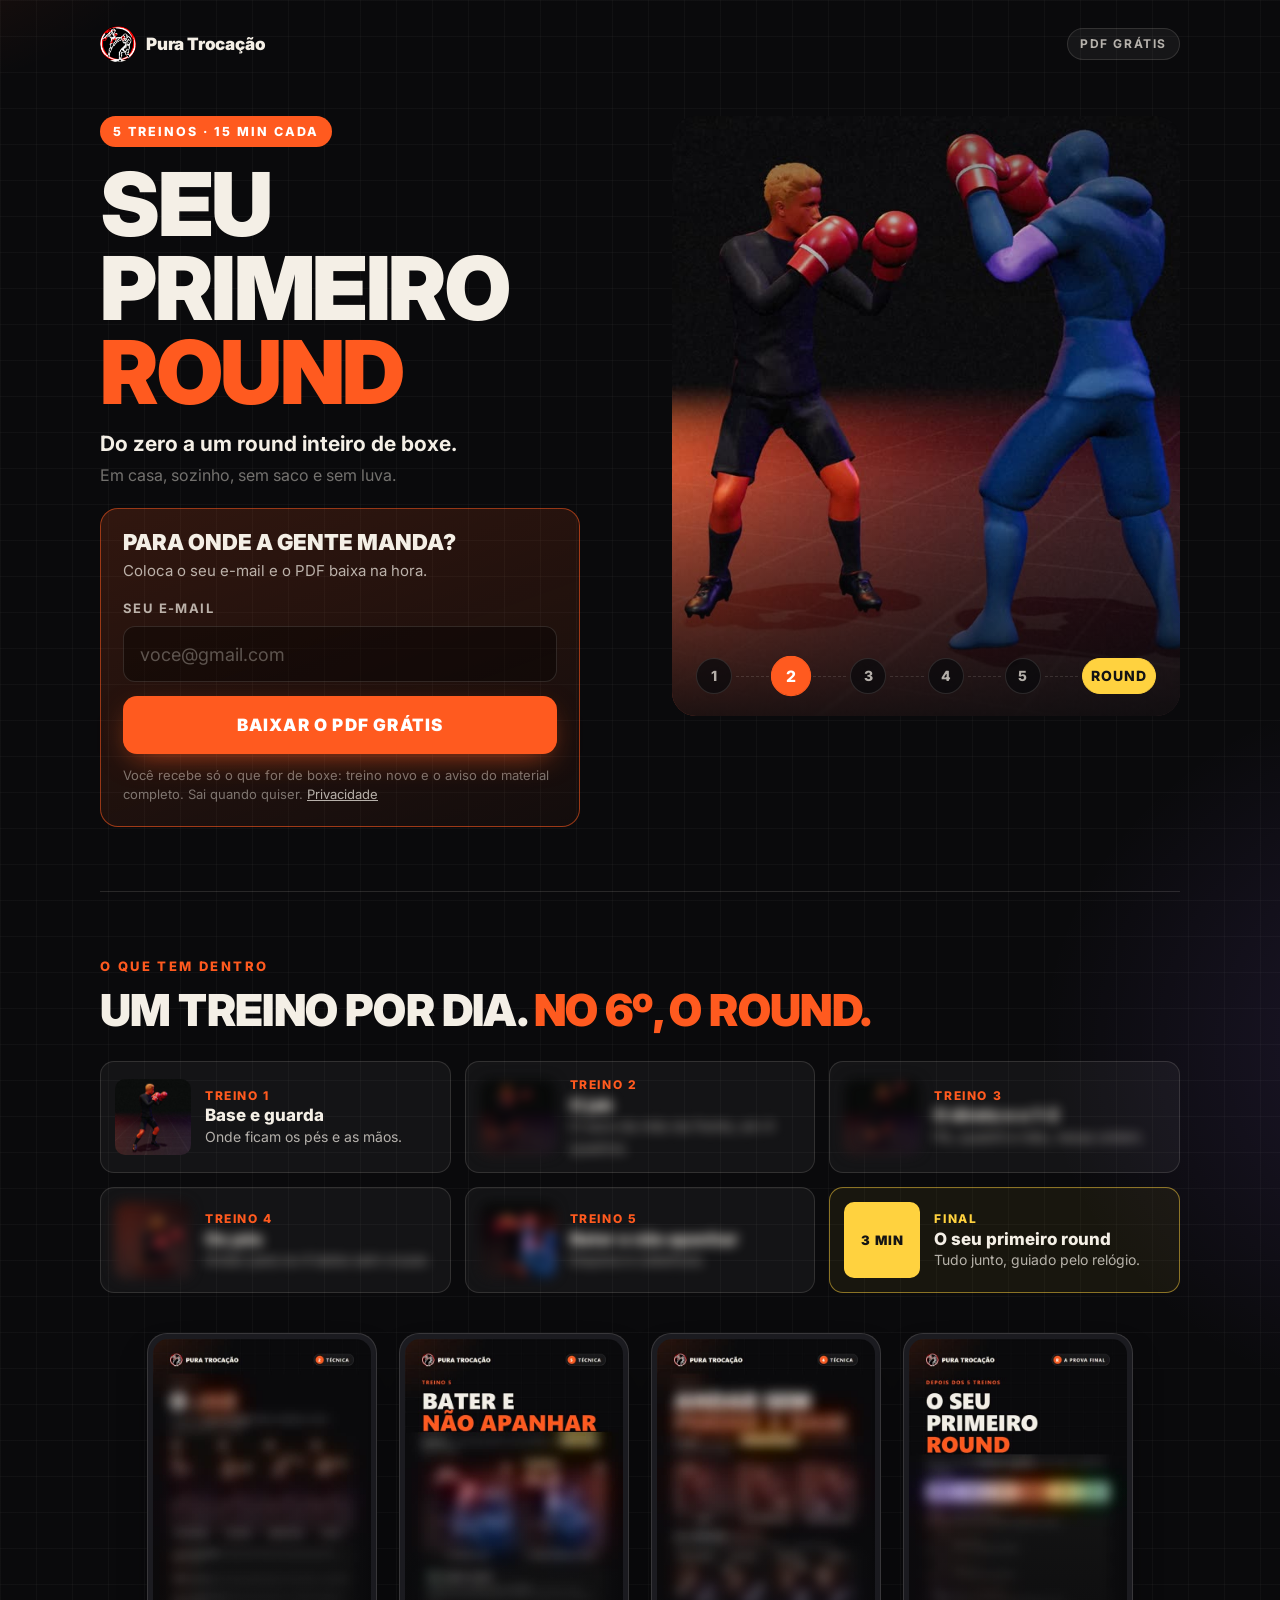
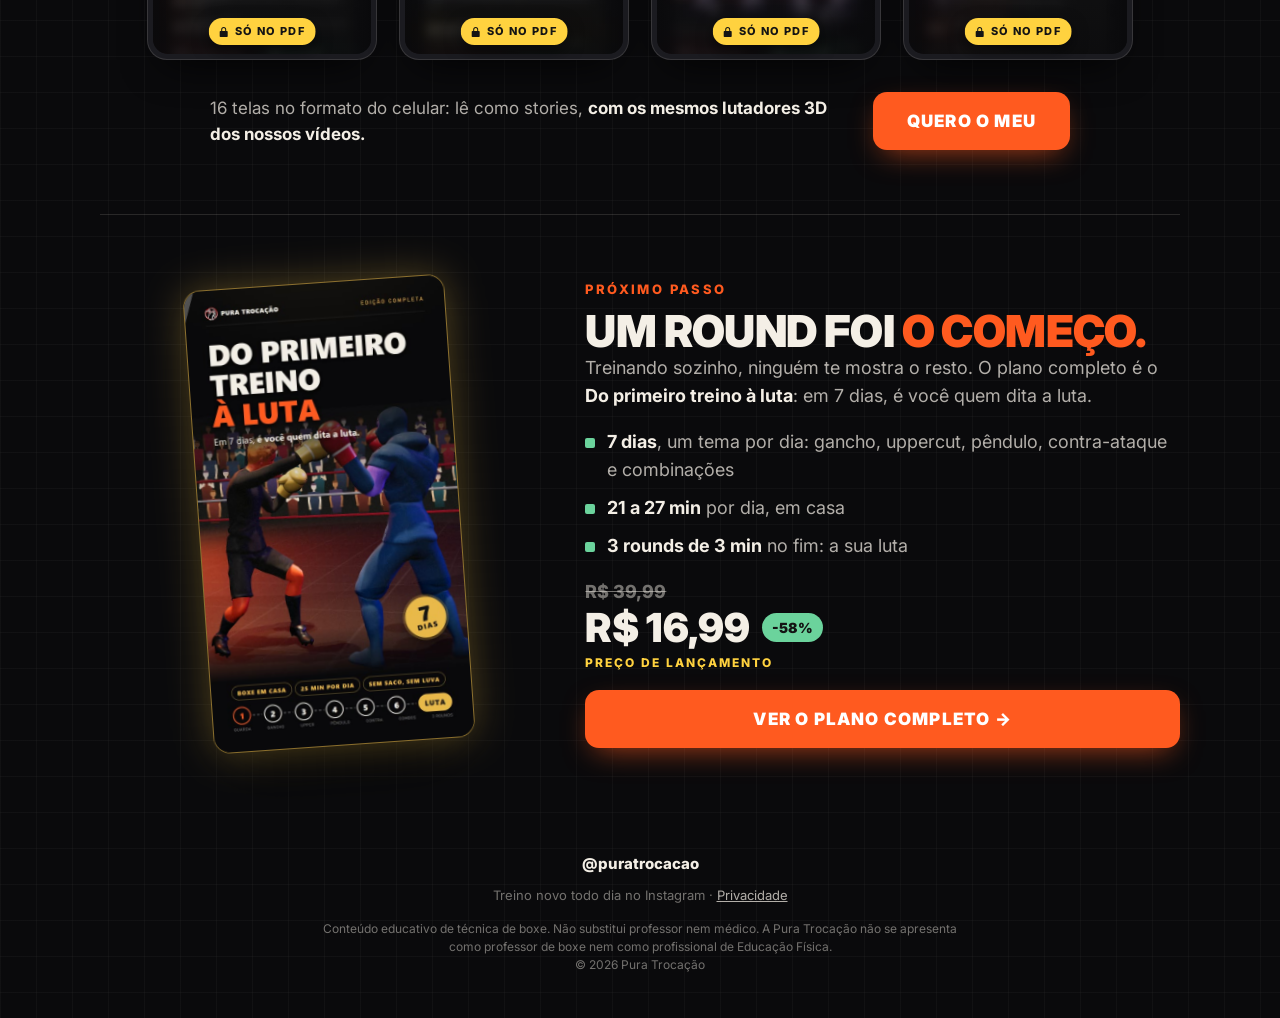
<file: index.html>
<!doctype html>
<html lang="pt-BR">
<head>
<meta charset="utf-8">
<meta name="viewport" content="width=device-width, initial-scale=1, viewport-fit=cover">
<title>Seu primeiro round · PDF grátis · Pura Trocação</title>
<meta name="description" content="5 treinos de boxe em casa, 15 minutos cada. Do zero a um round inteiro, sozinho, sem saco e sem luva. PDF grátis da Pura Trocação.">
<meta name="theme-color" content="#0A0A0C">
<meta property="og:title" content="Seu primeiro round · PDF grátis">
<meta property="og:description" content="5 treinos de boxe em casa, 15 min cada. Do zero a um round inteiro.">
<meta property="og:image" content="assets/img/capa.jpg">
<meta property="og:type" content="website">
<link rel="icon" href="assets/img/favicon.png">
<link rel="apple-touch-icon" href="assets/img/apple-touch-icon.png">
<link rel="preconnect" href="https://fonts.googleapis.com">
<link rel="preconnect" href="https://fonts.gstatic.com" crossorigin>
<link href="https://fonts.googleapis.com/css2?family=Inter:wght@400;700;800;900&display=swap" rel="stylesheet">
<link rel="stylesheet" href="assets/css/estilo.css?v=20261119">
</head>
<body data-pagina="pdf" data-pdf="assets/pdf/seu-primeiro-round-pura-trocacao.pdf">

<div class="wrap">
  <header class="topo">
    <a class="marca" href="./"><img src="assets/img/logo.png" alt="" width="36" height="36">Pura Trocação</a>
    <span class="pilula">PDF grátis</span>
  </header>

  <main>
    <section class="heroi grade-heroi">
      <div class="h-texto">
        <span class="tag">5 treinos · 15 min cada</span>
        <h1>Seu primeiro <span class="lar">round</span></h1>
        <p class="sub"><strong>Do zero a um round inteiro de boxe.</strong><span class="menos">Em casa, sozinho, sem saco e sem luva.</span></p>
      </div>

      <div class="h-visual">
        <div class="heroi-img"><video autoplay muted loop playsinline preload="auto" poster="assets/img/nocaute_poster.jpg" aria-label="Ela solta o jab, o direto derruba o rival e os passarinhos giram" width="720" height="720"><source src="assets/video/nocaute.mp4" type="video/mp4"></video></div>
        <div class="trilha" aria-label="Guarda, jab, direto, pés, defesa e o seu primeiro round">
          <span>1</span><i></i><span>2</span><i></i><span>3</span><i></i><span>4</span><i></i><span>5</span><i></i><span class="fim">ROUND</span>
        </div>
      </div>
      <div class="h-form">

      <!-- formulário -->
      <div id="bloco-form" class="cartao laranja form">
        <h2>Para onde a gente manda?</h2>
        <p class="oq">Coloca o seu e-mail e o PDF baixa na hora.</p>
        <form id="form-pdf" novalidate>
          <div class="campo">
            <label for="email">Seu e-mail</label>
            <input id="email" name="email" type="email" inputmode="email" autocomplete="email" autocapitalize="off" spellcheck="false"
                   placeholder="voce@gmail.com" required aria-describedby="erro-email sugestao">
            <p id="erro-email" class="erro" role="alert"></p>
            <p id="sugestao" class="sugestao" aria-live="polite"></p>
          </div>
          <div class="mel" aria-hidden="true"><label>Site <input name="site" tabindex="-1" autocomplete="off"></label></div>
          <button class="botao" type="submit">Baixar o PDF grátis</button>
          <p class="aviso">Você recebe só o que for de boxe: treino novo e o aviso do material completo. Sai quando quiser. <a href="privacidade/">Privacidade</a></p>
        </form>
      </div>

      <!-- depois do e-mail -->
      <div id="bloco-feito" class="cartao form" hidden>
        <p class="feito-topo"><span class="ok" aria-hidden="true"></span><span id="feito-txt">Seu PDF está liberado</span></p>
        <p class="oq" style="margin-top:10px">Começa hoje pelo <strong>treino 1</strong> (15 min). E-mail cadastrado: <strong id="email-feito"></strong></p>
        <button id="baixar-de-novo" class="botao claro" type="button">Baixar o PDF de novo</button>
        <p id="dica-app" class="dica-app" hidden>Se o PDF não abrir aqui dentro do app, toque nos <strong>⋯</strong> no canto da tela e escolha <strong>abrir no navegador</strong>.</p>
        <a class="botao" href="completo/?origem=pagina-pdf">Ver o próximo passo</a>
        <button id="trocar-email" class="link-baixo" type="button">Usar outro e-mail</button>
      </div>
      </div>
    </section>

    <section class="sep">
      <div class="cabeca-secao">
        <span class="rotulo">O que tem dentro</span>
        <h2>Um treino por dia. <span class="lar">No 6º, o round.</span></h2>
      </div>
      <ul class="treinos">
        <li><img src="assets/img/th_guarda_lado.jpg" alt="" width="64" height="64" loading="lazy"><div><div class="n">Treino 1</div><div class="t">Base e guarda</div><div class="d">Onde ficam os pés e as mãos.</div></div></li>
        <li class="trava"><img src="assets/img/th_jab_2.jpg" alt="" width="64" height="64" loading="lazy"><div><div class="n">Treino 2</div><div class="t">O jab</div><div class="d">O soco da mão da frente, em 4 quadros.</div></div></li>
        <li class="trava"><img src="assets/img/th_direto_3.jpg" alt="" width="64" height="64" loading="lazy"><div><div class="n">Treino 3</div><div class="t">O direto e o 1-2</div><div class="d">Pé, quadril e mão, nessa ordem.</div></div></li>
        <li class="trava"><img src="assets/img/th_passo_2.jpg" alt="" width="64" height="64" loading="lazy"><div><div class="n">Treino 4</div><div class="t">Os pés</div><div class="d">Andar para os 4 lados sem cruzar.</div></div></li>
        <li class="trava"><img src="assets/img/th_slip.jpg" alt="" width="64" height="64" loading="lazy"><div><div class="n">Treino 5</div><div class="t">Bater e não apanhar</div><div class="d">Esquiva e cobertura.</div></div></li>
        <li class="round"><span class="badge">3 MIN</span><div><div class="n">Final</div><div class="t">O seu primeiro round</div><div class="d">Tudo junto, guiado pelo relógio.</div></div></li>
      </ul>

      <div class="telas" aria-label="Páginas do PDF">
        <div class="cel"><img src="assets/img/pag06.jpg" alt="Página do jab, em 4 quadros" width="540" height="960" loading="lazy"></div>
        <div class="cel"><img src="assets/img/pag12.jpg" alt="Página da esquiva" width="540" height="960" loading="lazy"></div>
        <div class="cel"><img src="assets/img/pag10.jpg" alt="Página dos pés" width="540" height="960" loading="lazy"></div>
        <div class="cel"><img src="assets/img/pag14.jpg" alt="Página do round final" width="540" height="960" loading="lazy"></div>
      </div>
      <div class="fecho">
        <p>16 telas no formato do celular: lê como stories, <strong>com os mesmos lutadores 3D dos nossos vídeos.</strong></p>
        <a class="botao" href="#bloco-form" id="subir">Quero o meu</a>
      </div>
    </section>
    <section class="sep proximo-passo">
      <div class="pp-capa"><div class="livro"><img src="assets/img/capa_completo.jpg" alt="Capa do Do primeiro treino à luta" width="540" height="960" loading="lazy"></div></div>
      <div class="pp-texto">
        <span class="rotulo">Próximo passo</span>
        <h2>Um round foi <span class="lar">o começo.</span></h2>
        <p>Treinando sozinho, ninguém te mostra o resto. O plano completo é o <strong>Do primeiro treino à luta</strong>: em 7 dias, é você quem dita a luta.</p>
        <ul class="pp-lista">
          <li><strong>7 dias</strong>, um tema por dia: gancho, uppercut, pêndulo, contra-ataque e combinações</li>
          <li><strong>21 a 27 min</strong> por dia, em casa</li>
          <li><strong>3 rounds de 3 min</strong> no fim: a sua luta</li>
        </ul>
        <div class="pp-preco" data-preco-home hidden><s class="de"></s><b class="por"></b><span class="desc"></span><small>PREÇO DE LANÇAMENTO</small></div>
        <a class="botao" href="completo/?origem=fim-gratis">Ver o plano completo →</a>
      </div>
    </section>
  </main>

  <footer class="rodape">
    <a class="ig" href="https://www.instagram.com/puratrocacao/" rel="noopener" target="_blank">@puratrocacao</a>
    <div>Treino novo todo dia no Instagram · <a href="privacidade/">Privacidade</a></div>
    <p class="aviso-legal">Conteúdo educativo de técnica de boxe. Não substitui professor nem médico. A Pura Trocação não se apresenta como professor de boxe nem como profissional de Educação Física.<br>© 2026 Pura Trocação</p>
  </footer>
</div>

<!-- popup depois do download (o mesmo momento do "sim" que o funil de referência usa) -->
<dialog id="oferta" class="oferta" aria-labelledby="oferta-titulo">
  <div class="img"><img src="assets/img/duelo.jpg" alt="" width="720" height="240" decoding="async">
    <button id="oferta-x" class="fechar" type="button" aria-label="Fechar">×</button></div>
  <div class="corpo">
    <p class="feito-topo"><span class="ok" aria-hidden="true"></span>Seu PDF está baixando</p>
    <h2 id="oferta-titulo">Um round você já tem. <span class="lar">Agora vem a luta.</span></h2>
    <p><strong>Do primeiro treino à luta:</strong> 7 dias para ficar pronto a qualquer hora, desviar e já devolver, e aguentar 3 rounds sem parar.</p>
    <a id="oferta-sim" class="botao" href="completo/?origem=popup">Quero ver</a>
    <button id="oferta-nao" class="link-baixo" type="button">Agora não</button>
  </div>
</dialog>

<script src="assets/js/config.js"></script>
<script src="assets/js/app.js"></script>
<script>
  // "Quero o meu" volta ao formulário, ou ao bloco de download se a pessoa já deu o e-mail
  document.getElementById('subir').addEventListener('click', e => {
    const alvo = document.getElementById('bloco-form').hidden ? 'bloco-feito' : 'bloco-form';
    e.preventDefault(); document.getElementById(alvo).scrollIntoView({ behavior: 'smooth', block: 'center' });
    if (alvo === 'bloco-form') setTimeout(() => document.getElementById('email').focus({ preventScroll: true }), 400);
  });
</script>
</body>
</html>
</file>
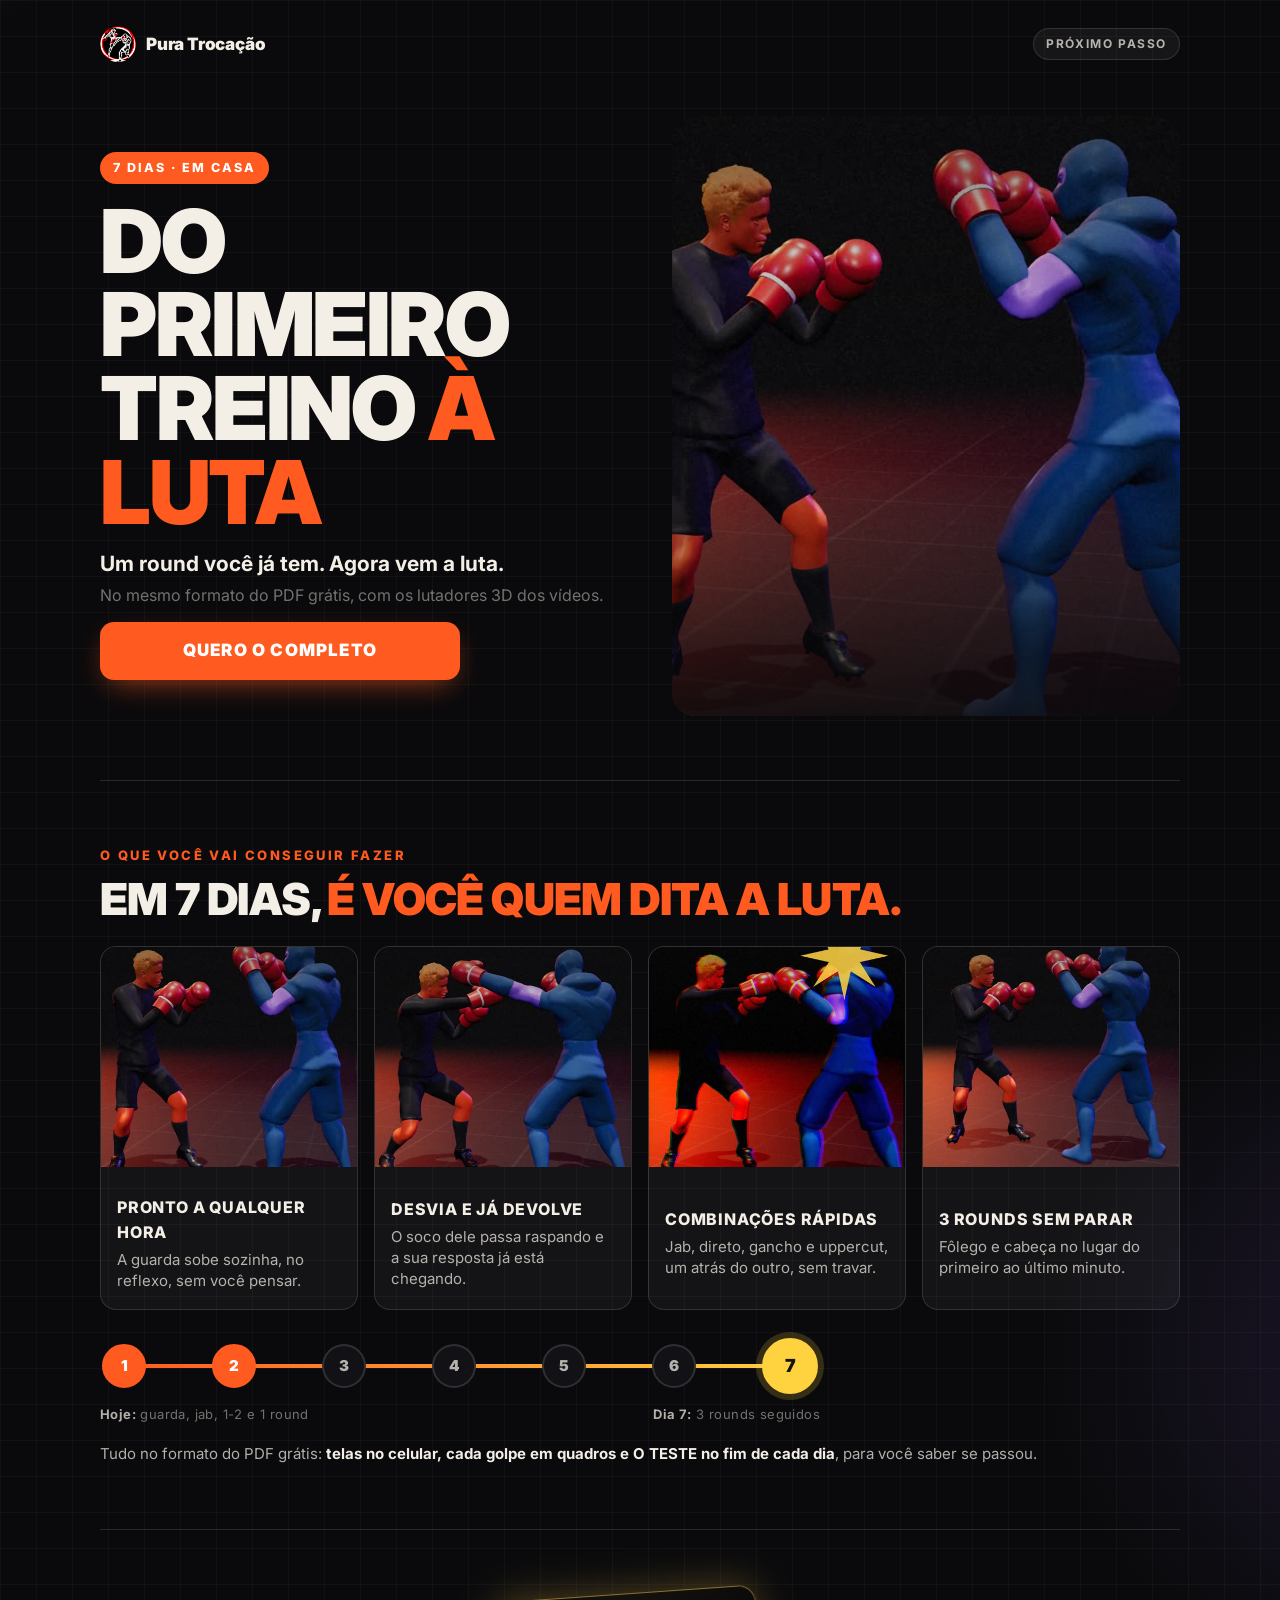
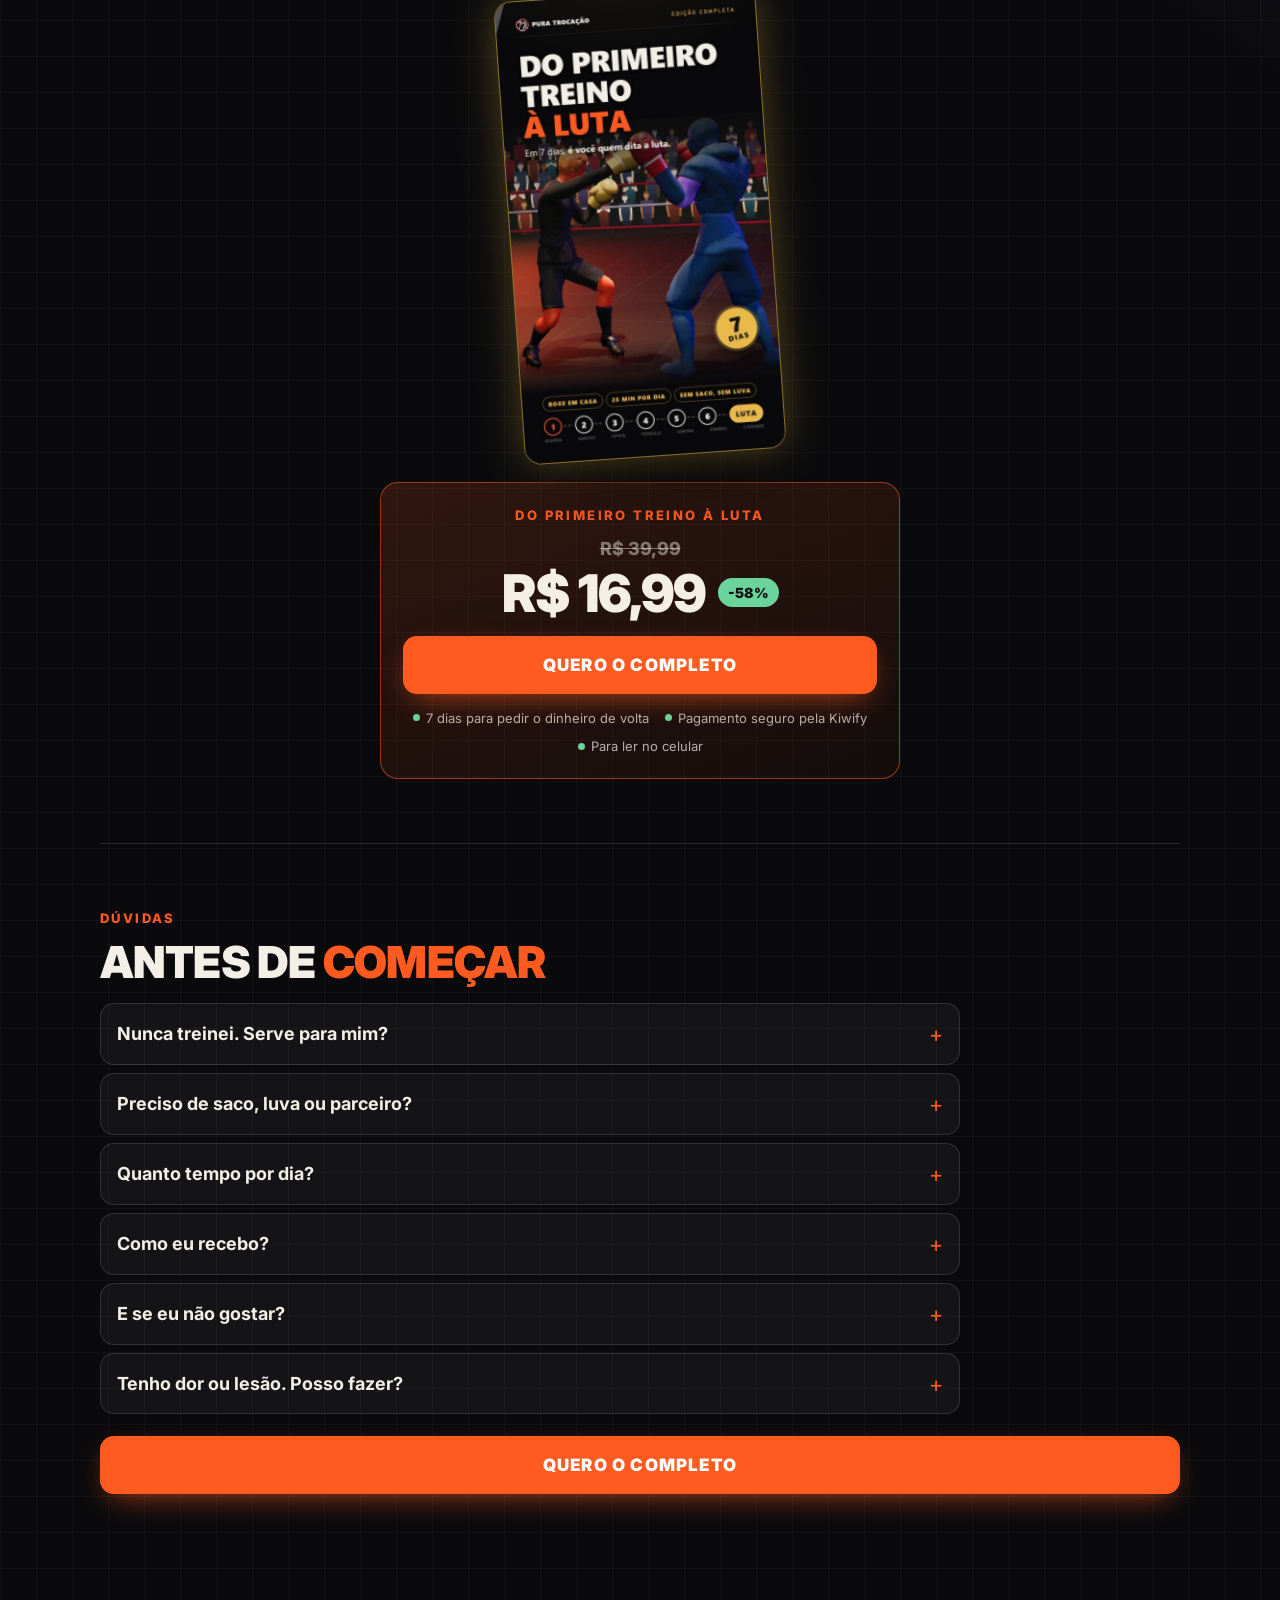
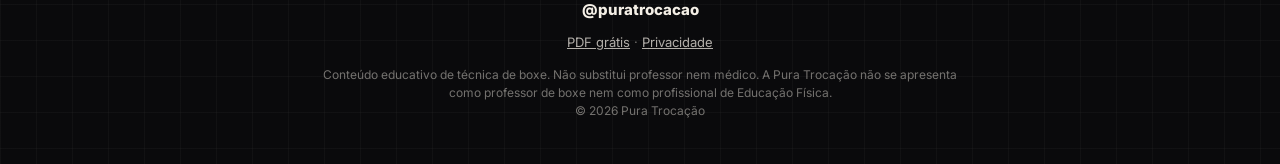
<file: completo/index.html>
<!doctype html>
<html lang="pt-BR">
<head>
<meta charset="utf-8">
<meta name="viewport" content="width=device-width, initial-scale=1, viewport-fit=cover">
<title>Do primeiro treino à luta · Pura Trocação</title>
<meta name="description" content="7 dias de boxe em casa, no mesmo formato do PDF grátis: pronto a qualquer hora, desvia e já devolve, aguenta 3 rounds sem parar.">
<meta name="theme-color" content="#0A0A0C">
<meta property="og:title" content="Do primeiro treino à luta · 7 dias de boxe em casa">
<meta property="og:image" content="../assets/img/duelo.jpg">
<link rel="icon" href="../assets/img/favicon.png">
<link rel="apple-touch-icon" href="../assets/img/apple-touch-icon.png">
<link rel="preconnect" href="https://fonts.googleapis.com">
<link rel="preconnect" href="https://fonts.gstatic.com" crossorigin>
<link href="https://fonts.googleapis.com/css2?family=Inter:wght@400;700;800;900&display=swap" rel="stylesheet">
<link rel="stylesheet" href="../assets/css/estilo.css?v=20261119">
</head>
<body data-pagina="completo">

<div class="wrap">
  <header class="topo">
    <a class="marca" href="../"><img src="../assets/img/logo.png" alt="" width="36" height="36">Pura Trocação</a>
    <span class="pilula">Próximo passo</span>
  </header>

  <main>
    <section class="heroi grade-heroi">
      <div class="h-texto">
        <span class="tag">7 dias · em casa</span>
        <h1>Do primeiro treino <span class="lar">à luta</span></h1>
        <p class="sub"><strong>Um round você já tem. Agora vem a luta.</strong><span class="menos">No mesmo formato do PDF grátis, com os lutadores 3D dos vídeos.</span></p>
      </div>
      <div class="h-visual"><div class="heroi-img alto"><video autoplay muted loop playsinline preload="auto" poster="../assets/img/desvia_poster.jpg" aria-label="Ele solta o jab, ela desvia e devolve; depois jab, direto, gancho e uppercut" width="720" height="720"><source src="../assets/video/desvia.mp4" type="video/mp4"></video></div></div>
      <div class="h-form"><a class="botao" data-comprar href="#oferta">Quero o completo</a></div>
    </section>

    <section class="sep">
      <div class="cabeca-secao"><span class="rotulo">O que você vai conseguir fazer</span>
      <h2>Em 7 dias, <span class="lar">é você quem dita a luta.</span></h2></div>
      <div class="resultados">
        <article class="res"><img src="../assets/img/r_pronto.jpg" alt="Ela em guarda, pronta" width="480" height="480" loading="lazy">
          <div><h3>Pronto a qualquer hora</h3><p>A guarda sobe sozinha, no reflexo, sem você pensar.</p></div></article>
        <article class="res"><img src="../assets/img/r_desvia.jpg" alt="O jab dele passa e ela já devolve" width="480" height="480" loading="lazy">
          <div><h3>Desvia e já devolve</h3><p>O soco dele passa raspando e a sua resposta já está chegando.</p></div></article>
        <article class="res"><img src="../assets/img/r_combina.jpg" alt="O uppercut no fim da combinação" width="480" height="480" loading="lazy">
          <div><h3>Combinações rápidas</h3><p>Jab, direto, gancho e uppercut, um atrás do outro, sem travar.</p></div></article>
        <article class="res"><img src="../assets/img/r_rounds.jpg" alt="Os dois em guarda, frente a frente" width="480" height="480" loading="lazy">
          <div><h3>3 rounds sem parar</h3><p>Fôlego e cabeça no lugar do primeiro ao último minuto.</p></div></article>
      </div>

      <div class="trilha-dias" aria-label="Do dia 1 ao dia 7">
        <div class="dias"><span>1</span><span>2</span><span>3</span><span>4</span><span>5</span><span>6</span><span class="luta">7</span></div>
        <div class="dias-leg"><span><strong>Hoje:</strong> guarda, jab, 1-2 e 1 round</span><span><strong>Dia 7:</strong> 3 rounds seguidos</span></div>
      </div>
      <p class="formato-nota">Tudo no formato do PDF grátis: <strong>telas no celular, cada golpe em quadros e O TESTE no fim de cada dia</strong>, para você saber se passou.</p>
    </section>

    <section class="sep" id="oferta">
      <div class="livro solo"><img src="../assets/img/capa_completo.jpg" alt="Capa do Do primeiro treino à luta" width="540" height="960" loading="lazy"></div>
      <div class="cartao laranja preco" id="lista">
        <span class="rotulo">Do primeiro treino à luta</span>
        <div data-preco hidden><div class="de"></div><div class="linha-por"><div class="por"></div><span class="desc"></span></div><div class="parc"></div></div>
        <p data-sem-preco style="font-size:16px"><strong>Preço de lançamento</strong> para quem entrar na lista agora.</p>
        <a class="botao" data-comprar href="#lista">Quero o completo</a>

        <!-- só sem checkout: lista de espera -->
        <form id="form-lista" hidden novalidate style="text-align:left">
          <div class="campo">
            <label for="email-lista">Seu e-mail</label>
            <input id="email-lista" type="email" inputmode="email" autocomplete="email" autocapitalize="off" spellcheck="false" placeholder="voce@gmail.com" required>
          </div>
          <div class="mel" aria-hidden="true"><label>Site <input name="site" tabindex="-1" autocomplete="off"></label></div>
          <button class="botao" type="submit">Me avisa</button>
        </form>
        <div id="lista-ok" class="confirmado" hidden style="text-align:left">
          <span class="ok" aria-hidden="true"></span>
          <p>Você está na lista. Quando abrir, o aviso com o preço de lançamento chega em <strong id="lista-email"></strong>.</p>
        </div>

        <div class="selos">
          <span data-so-venda hidden>7 dias para pedir o dinheiro de volta</span>
          <span data-plataforma hidden></span>
          <span>Para ler no celular</span>
        </div>
      </div>
    </section>

    <section class="sep">
      <div class="cabeca-secao"><span class="rotulo">Dúvidas</span>
      <h2>Antes de <span class="lar">começar</span></h2></div>
      <div class="faq">
        <details><summary>Nunca treinei. Serve para mim?</summary><p>Serve. Ele começa de onde o PDF grátis termina. Se você ainda não fez o grátis, faz ele primeiro: são 5 treinos de 15 minutos.</p></details>
        <details><summary>Preciso de saco, luva ou parceiro?</summary><p>Não. Tudo é feito na sombra, em casa, num cantinho livre da sala ou do quarto.</p></details>
        <details><summary>Quanto tempo por dia?</summary><p>Um treino por dia, pensado para caber num horário fixo do seu dia.</p></details>
        <details data-so-venda hidden><summary>Como eu recebo?</summary><p>Depois do pagamento, o acesso chega no seu e-mail pela plataforma de pagamento. É um PDF para ler no celular.</p></details>
        <details data-so-venda hidden><summary>E se eu não gostar?</summary><p>Você tem 7 dias para pedir o dinheiro de volta, sem precisar explicar.</p></details>
        <details data-so-lista><summary>Quando abre?</summary><p>Em breve. Quem está na lista recebe o aviso primeiro, com o preço de lançamento.</p></details>
        <details><summary>Tenho dor ou lesão. Posso fazer?</summary><p>Treino é esforço físico. Se você tem lesão, dor no peito, tontura ou alguma condição de saúde, fala com um médico antes de começar.</p></details>
      </div>
      <a class="botao" data-comprar href="#lista" style="margin-top:22px">Quero o completo</a>
    </section>
  </main>

  <footer class="rodape">
    <a class="ig" href="https://www.instagram.com/puratrocacao/" rel="noopener" target="_blank">@puratrocacao</a>
    <div><a href="../">PDF grátis</a> · <a href="../privacidade/">Privacidade</a></div>
    <p class="aviso-legal">Conteúdo educativo de técnica de boxe. Não substitui professor nem médico. A Pura Trocação não se apresenta como professor de boxe nem como profissional de Educação Física.<br>© 2026 Pura Trocação</p>
  </footer>
</div>

<script src="../assets/js/config.js"></script>
<script src="../assets/js/app.js"></script>
</body>
</html>
</file>
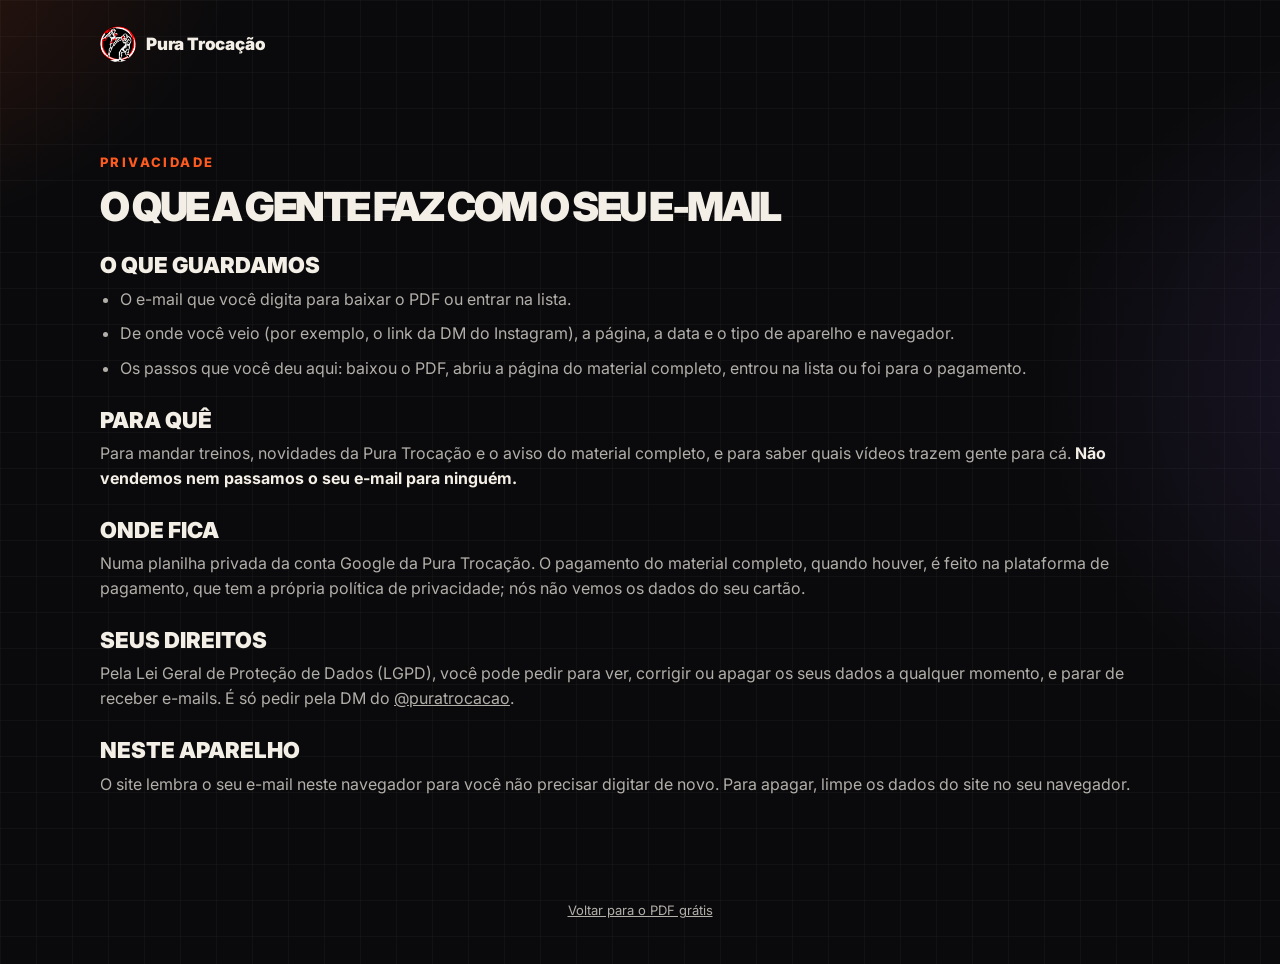
<file: privacidade/index.html>
<!doctype html>
<html lang="pt-BR">
<head>
<meta charset="utf-8">
<meta name="viewport" content="width=device-width, initial-scale=1, viewport-fit=cover">
<title>Privacidade · Pura Trocação</title>
<meta name="theme-color" content="#0A0A0C">
<meta name="robots" content="noindex">
<link rel="icon" href="../assets/img/favicon.png">
<link rel="preconnect" href="https://fonts.googleapis.com">
<link rel="preconnect" href="https://fonts.gstatic.com" crossorigin>
<link href="https://fonts.googleapis.com/css2?family=Inter:wght@400;700;800;900&display=swap" rel="stylesheet">
<link rel="stylesheet" href="../assets/css/estilo.css?v=20261119">
</head>
<body data-pagina="privacidade">
<div class="wrap">
  <header class="topo">
    <a class="marca" href="../"><img src="../assets/img/logo.png" alt="" width="36" height="36">Pura Trocação</a>
  </header>
  <main class="texto">
    <section>
      <span class="rotulo">Privacidade</span>
      <h1 style="font-size:40px">O que a gente faz com o seu e-mail</h1>

      <h2>O que guardamos</h2>
      <ul>
        <li>O e-mail que você digita para baixar o PDF ou entrar na lista.</li>
        <li>De onde você veio (por exemplo, o link da DM do Instagram), a página, a data e o tipo de aparelho e navegador.</li>
        <li>Os passos que você deu aqui: baixou o PDF, abriu a página do material completo, entrou na lista ou foi para o pagamento.</li>
      </ul>

      <h2>Para quê</h2>
      <p>Para mandar treinos, novidades da Pura Trocação e o aviso do material completo, e para saber quais vídeos trazem gente para cá. <strong>Não vendemos nem passamos o seu e-mail para ninguém.</strong></p>

      <h2>Onde fica</h2>
      <p>Numa planilha privada da conta Google da Pura Trocação. O pagamento do material completo, quando houver, é feito na plataforma de pagamento, que tem a própria política de privacidade; nós não vemos os dados do seu cartão.</p>

      <h2>Seus direitos</h2>
      <p>Pela Lei Geral de Proteção de Dados (LGPD), você pode pedir para ver, corrigir ou apagar os seus dados a qualquer momento, e parar de receber e-mails. É só pedir <span id="contato"></span>pela DM do <a href="https://www.instagram.com/puratrocacao/" rel="noopener" target="_blank">@puratrocacao</a>.</p>

      <h2>Neste aparelho</h2>
      <p>O site lembra o seu e-mail neste navegador para você não precisar digitar de novo. Para apagar, limpe os dados do site no seu navegador.</p>
    </section>
  </main>
  <footer class="rodape"><a href="../">Voltar para o PDF grátis</a></footer>
</div>
<script src="../assets/js/config.js"></script>
<script src="../assets/js/app.js"></script>
</body>
</html>
</file>
<file: assets/css/estilo.css>
/* Pura Trocação: mesma identidade do PDF (preto com grade, recorte laranja e lilás, creme, marca-texto amarelo).
   Regras de texto do PDF: MAIÚSCULAS só em título e rótulo; texto corrido em cinza com a palavra-chave em creme;
   letra branca sobre o laranja. Uma coluna, pouca coisa por tela. */
:root {
  --bg: #0A0A0C; --bg2: #121216; --card: rgba(255,255,255,0.045); --linha: rgba(244,239,230,0.13);
  --creme: #F4EFE6; --cinza: rgba(244,239,230,0.72); --apagado: rgba(244,239,230,0.45);
  --laranja: #FF5A1F; --laranjaForte: #E8470F; --laranjaFundo: rgba(255,90,31,0.12); --laranjaBorda: rgba(255,90,31,0.55);
  --lilas: #A98BFF; --amarelo: #FFD23F; --verde: #6BD39C; --verm: #F26B63;
  --titulo: 'Inter', 'Segoe UI', system-ui, sans-serif;
  --raio: 18px;
  color-scheme: dark;
}
* { box-sizing: border-box; margin: 0; padding: 0; }
html { -webkit-text-size-adjust: 100%; scroll-behavior: smooth; }
body {
  font-family: var(--titulo); font-size: 17px; line-height: 1.55; color: var(--creme); min-height: 100vh;
  background:
    radial-gradient(700px 520px at -15% -8%, rgba(255,90,31,0.20), transparent 62%),
    radial-gradient(760px 620px at 118% 40%, rgba(155,107,255,0.16), transparent 62%),
    linear-gradient(rgba(244,239,230,0.03) 1px, transparent 1px) 0 0 / 36px 36px,
    linear-gradient(90deg, rgba(244,239,230,0.03) 1px, transparent 1px) 0 0 / 36px 36px,
    var(--bg);
  background-attachment: scroll;
}
img { display: block; max-width: 100%; height: auto; }
a { color: inherit; }
:focus-visible { outline: 3px solid var(--amarelo); outline-offset: 3px; border-radius: 6px; }

.wrap { width: 100%; max-width: 560px; margin: 0 auto; padding: 0 20px; }
.wrap.largo { max-width: 760px; }

/* topo */
.topo { display: flex; align-items: center; justify-content: space-between; padding: 18px 0; }
.marca { display: flex; align-items: center; gap: 10px; font-weight: 900; font-size: 17px; letter-spacing: -0.2px; text-decoration: none; }
.marca img { width: 36px; height: 36px; border-radius: 50%; }
.pilula { font-size: 12px; font-weight: 700; letter-spacing: 1.6px; text-transform: uppercase; color: var(--cinza);
  border: 1px solid var(--linha); background: rgba(255,255,255,0.05); border-radius: 30px; padding: 6px 12px; white-space: nowrap; }

/* textos */
.tag { display: inline-block; font-size: 12.5px; font-weight: 800; letter-spacing: 2px; text-transform: uppercase;
  color: #fff; background: var(--laranja); border-radius: 30px; padding: 6px 13px; }
.rotulo { display: block; font-size: 13px; font-weight: 800; letter-spacing: 2.4px; text-transform: uppercase; color: var(--laranja); margin-bottom: 10px; }
h1 { font-weight: 900; font-size: clamp(44px, 13vw, 68px); line-height: 0.95; letter-spacing: -1.5px; text-transform: uppercase; margin-top: 16px; }
h2 { font-weight: 900; font-size: clamp(28px, 7.4vw, 38px); line-height: 1.02; letter-spacing: -0.6px; text-transform: uppercase; }
h3 { font-weight: 800; font-size: 15px; letter-spacing: 1.4px; text-transform: uppercase; }
.lar { color: var(--laranja); }
.lil { color: var(--lilas); }
p { color: var(--cinza); }
p strong, li strong { color: var(--creme); font-weight: 700; }
.sub { font-size: 19px; margin-top: 14px; }
.sub .menos { display: block; color: var(--apagado); font-size: 16px; margin-top: 2px; }
mark { background: var(--amarelo); color: #141414; font-weight: 700; padding: 0 6px; border-radius: 5px; white-space: nowrap; }

section { padding: 36px 0; }
.sep { border-top: 1px solid var(--linha); }

/* herói */
.heroi { padding-top: 10px; }
.heroi-img { position: relative; margin: 14px -20px 0; }
.heroi-img img, .heroi-img video { width: 100%; height: 230px; object-fit: cover; object-position: 50% 30%;
  -webkit-mask: linear-gradient(#000 72%, transparent); mask: linear-gradient(#000 72%, transparent); }
.trilha { display: flex; align-items: center; gap: 4px; margin-top: -30px; position: relative; }
.trilha span { display: inline-flex; align-items: center; justify-content: center; min-width: 30px; height: 30px; padding: 0 8px; border-radius: 20px; flex: none;
  border: 1.5px solid var(--linha); background: rgba(10,10,12,0.75); font-weight: 800; font-size: 13px; color: var(--cinza); }
.trilha span.fim { background: var(--amarelo); border-color: var(--amarelo); color: #141414; letter-spacing: 1px; }
.trilha i { flex: 1; max-width: 22px; border-top: 1.5px dashed var(--linha); }

/* cartão e formulário */
.cartao { background: var(--card); border: 1px solid var(--linha); border-radius: var(--raio); padding: 22px; }
.cartao.laranja { background: linear-gradient(160deg, rgba(255,90,31,0.16), rgba(255,90,31,0.04)); border-color: var(--laranjaBorda); }
.form { margin-top: 20px; }
.form h2 { font-size: 22px; letter-spacing: 0; }
.form p.oq { font-size: 15px; margin-top: 6px; }
.campo { margin-top: 16px; }
.campo label { display: block; font-size: 13px; font-weight: 700; letter-spacing: 1.4px; text-transform: uppercase; color: var(--cinza); margin-bottom: 8px; }
.campo input {
  width: 100%; height: 56px; padding: 0 16px; font: inherit; font-size: 18px; color: var(--creme);
  background: rgba(0,0,0,0.35); border: 1.5px solid var(--linha); border-radius: 12px; transition: border-color .15s;
}
.campo input::placeholder { color: rgba(244,239,230,0.32); }
.campo input:focus { outline: none; border-color: var(--laranja); box-shadow: 0 0 0 4px rgba(255,90,31,0.18); }
.campo input[aria-invalid="true"] { border-color: var(--verm); }
.erro { min-height: 0; font-size: 14px; color: var(--verm); margin-top: 8px; }
.erro:empty { display: none; }
.sugestao { font-size: 14px; color: var(--cinza); margin-top: 8px; }
.sugestao:empty { display: none; }
.sugestao button { background: none; border: 0; font: inherit; color: var(--amarelo); text-decoration: underline; cursor: pointer; padding: 0; }
.mel { position: absolute; left: -9999px; width: 1px; height: 1px; overflow: hidden; } /* armadilha para robô */
.aviso { font-size: 13px; color: var(--apagado); margin-top: 12px; line-height: 1.45; }
.aviso a { color: var(--cinza); }

.botao {
  display: flex; align-items: center; justify-content: center; gap: 10px; width: 100%; min-height: 58px; margin-top: 14px; padding: 14px 20px;
  font: inherit; font-weight: 900; font-size: 17px; letter-spacing: 1.2px; text-transform: uppercase; text-decoration: none; text-align: center;
  color: #fff; background: var(--laranja); border: 0; border-radius: 14px; cursor: pointer;
  box-shadow: 0 10px 30px -10px rgba(255,90,31,0.7); transition: transform .12s, background .15s;
}
.botao:hover { background: var(--laranjaForte); }
.botao:active { transform: scale(0.98); }
.botao[disabled] { opacity: .65; cursor: progress; }
.botao.claro { background: transparent; color: var(--creme); border: 1.5px solid var(--linha); box-shadow: none; }
.botao.claro:hover { background: rgba(255,255,255,0.05); }
.botao .seta { width: 18px; height: 18px; flex: none; }
.link-baixo { display: block; text-align: center; margin-top: 12px; font-size: 14px; color: var(--apagado); background: none; border: 0; font-family: inherit; cursor: pointer; text-decoration: underline; width: 100%; }

/* o que tem dentro */
.treinos { list-style: none; margin-top: 20px; display: grid; gap: 10px; }
.treinos li { display: flex; align-items: center; gap: 14px; padding: 10px; border-radius: 14px; background: var(--card); border: 1px solid var(--linha); }
.treinos img { width: 64px; height: 64px; border-radius: 10px; object-fit: cover; flex: none; }
.treinos .n { font-size: 12px; font-weight: 800; letter-spacing: 1.6px; text-transform: uppercase; color: var(--laranja); }
.treinos .t { font-weight: 800; font-size: 17px; line-height: 1.2; }
.treinos .d { font-size: 14px; color: var(--cinza); }
.treinos li.round { border-color: rgba(255,210,63,0.5); background: rgba(255,210,63,0.06); }
.treinos li.round .n { color: var(--amarelo); }
.treinos .badge { width: 64px; height: 64px; border-radius: 10px; flex: none; display: flex; align-items: center; justify-content: center;
  background: var(--amarelo); color: #141414; font-weight: 900; font-size: 13px; letter-spacing: 1px; }

/* páginas do PDF em celulares */
.telas { display: flex; gap: 12px; margin-top: 22px; overflow-x: auto; scroll-snap-type: x mandatory; padding: 4px 20px 14px; margin-left: -20px; margin-right: -20px; scrollbar-width: none; }
.telas::-webkit-scrollbar { display: none; }
.cel { flex: none; width: 44%; max-width: 210px; scroll-snap-align: center; border-radius: 20px; padding: 5px; background: #1b1b20; border: 1px solid var(--linha); box-shadow: 0 18px 40px -18px rgba(0,0,0,0.9); }
.cel img { border-radius: 15px; aspect-ratio: 9 / 16; object-fit: cover; }

/* rodapé */
.rodape { padding: 30px 0 44px; text-align: center; font-size: 13px; color: var(--apagado); }
.rodape a { color: var(--cinza); }
.rodape .ig { display: inline-flex; align-items: center; gap: 8px; font-weight: 800; color: var(--creme); text-decoration: none; font-size: 15px; margin-bottom: 10px; }

/* estado "obrigado" na página do PDF */
.feito-topo { display: flex; align-items: center; gap: 10px; color: var(--verde); font-weight: 800; letter-spacing: 1.4px; text-transform: uppercase; font-size: 13px; }
.ok { width: 26px; height: 26px; border-radius: 50%; background: var(--verde); flex: none; position: relative; }
.ok::before { content: ''; position: absolute; inset: 0; margin: auto; width: 56%; height: 56%; background: #141414;
  -webkit-mask: url("data:image/svg+xml;utf8,%3Csvg xmlns='http://www.w3.org/2000/svg' viewBox='0 0 24 24'%3E%3Cpath d='M2 12.5l3-3 4.5 4.5L19 4.5l3 3L9.5 20z'/%3E%3C/svg%3E") center / contain no-repeat;
          mask: url("data:image/svg+xml;utf8,%3Csvg xmlns='http://www.w3.org/2000/svg' viewBox='0 0 24 24'%3E%3Cpath d='M2 12.5l3-3 4.5 4.5L19 4.5l3 3L9.5 20z'/%3E%3C/svg%3E") center / contain no-repeat; }
.dica-app { font-size: 13.5px; color: var(--apagado); margin-top: 12px; }
[hidden] { display: none !important; }

/* popup depois do download */
dialog.oferta { margin: auto; width: min(440px, calc(100% - 28px)); max-height: calc(100% - 28px); overflow: auto; padding: 0; border: 1px solid var(--laranjaBorda); border-radius: 22px;
  color: var(--creme); background: linear-gradient(170deg, #1d1410, #111114 55%); box-shadow: 0 30px 80px rgba(0,0,0,0.7); }
dialog.oferta::backdrop { background: rgba(5,5,7,0.78); backdrop-filter: blur(4px); }
dialog.oferta[open] { animation: sobe .32s cubic-bezier(.2,.9,.3,1.2); }
@keyframes sobe { from { opacity: 0; transform: translateY(24px) scale(.97); } to { opacity: 1; transform: none; } }
.oferta .img { position: relative; }
.oferta .img img { width: 100%; aspect-ratio: 3 / 1.25; object-fit: cover; object-position: 50% 40%;
  -webkit-mask: linear-gradient(#000 60%, transparent); mask: linear-gradient(#000 60%, transparent); }
.oferta .corpo { padding: 4px 22px 22px; }
.oferta h2 { font-size: 30px; margin-top: 10px; }
.oferta p { font-size: 16px; margin-top: 10px; }
.oferta .fechar { position: absolute; top: 10px; right: 10px; width: 40px; height: 40px; border-radius: 50%; border: 0; cursor: pointer;
  background: rgba(10,10,12,0.7); color: var(--creme); font-size: 22px; line-height: 1; }

/* página do completo */
.antes-depois { display: grid; grid-template-columns: 1fr 1.25fr; gap: 10px; margin-top: 22px; }
.antes-depois .col { border-radius: 16px; padding: 16px; border: 1px solid var(--linha); background: var(--card); }
.antes-depois .col.depois { border-color: var(--laranjaBorda); background: var(--laranjaFundo); }
.antes-depois h3 { color: var(--cinza); margin-bottom: 10px; font-size: 13px; }
.antes-depois .depois h3 { color: var(--laranja); }
.antes-depois ul { list-style: none; display: grid; gap: 10px; }
.antes-depois li { font-size: 15px; line-height: 1.35; color: var(--cinza); padding-left: 22px; position: relative; }
.antes-depois li::before { content: ''; position: absolute; left: 0; top: 4px; width: 13px; height: 13px; border-radius: 50%; border: 2px solid var(--apagado); }
.antes-depois .depois li::before { border: 0; background: var(--laranja); }
.antes-depois .depois li strong { color: var(--creme); }

.formato { display: grid; gap: 12px; margin-top: 22px; }
.formato .item { display: flex; gap: 14px; align-items: flex-start; }
.formato .num { flex: none; width: 34px; height: 34px; border-radius: 50%; background: var(--laranja); color: #fff; font-weight: 900; font-size: 15px; display: flex; align-items: center; justify-content: center; }
.formato .item p { font-size: 16px; }

.dias { display: grid; grid-template-columns: repeat(7, 1fr); gap: 6px; margin-top: 20px; }
.dias span { aspect-ratio: 1; border-radius: 10px; border: 1.5px solid var(--linha); display: flex; align-items: center; justify-content: center; font-weight: 900; font-size: 16px; color: var(--cinza); }
.dias span.feito { background: var(--laranja); border-color: var(--laranja); color: #fff; }
.dias span.luta { background: var(--amarelo); border-color: var(--amarelo); color: #141414; }
.dias-leg { display: flex; justify-content: space-between; font-size: 12.5px; color: var(--apagado); margin-top: 8px; letter-spacing: .4px; }

.preco { text-align: center; }
.preco .de { color: var(--apagado); text-decoration: line-through; font-size: 17px; }
.preco .por { font-weight: 900; font-size: 52px; letter-spacing: -1.5px; line-height: 1.05; margin-top: 4px; }
.preco .parc { font-size: 15px; color: var(--cinza); }
.selos { display: flex; justify-content: center; flex-wrap: wrap; gap: 8px 16px; margin-top: 14px; font-size: 13px; color: var(--cinza); }
.selos span { display: inline-flex; align-items: center; gap: 6px; }
.selos span::before { content: ''; width: 7px; height: 7px; border-radius: 50%; background: var(--verde); }

.faq { margin-top: 18px; display: grid; gap: 8px; }
.faq details { border: 1px solid var(--linha); border-radius: 14px; background: var(--card); }
.faq summary { list-style: none; cursor: pointer; padding: 16px 48px 16px 16px; font-weight: 700; position: relative; }
.faq summary::-webkit-details-marker { display: none; }
.faq summary::after { content: '+'; position: absolute; right: 16px; top: 50%; transform: translateY(-50%); font-size: 22px; color: var(--laranja); font-weight: 400; }
.faq details[open] summary::after { content: '−'; }
.faq details p { padding: 0 16px 16px; font-size: 15.5px; }

.confirmado { display: flex; gap: 12px; align-items: flex-start; margin-top: 14px; padding: 14px; border-radius: 12px; background: rgba(107,211,156,0.1); border: 1px solid rgba(107,211,156,0.4); }
.confirmado p { font-size: 15px; color: var(--creme); }

/* texto longo (privacidade) */
.texto h2 { font-size: 22px; margin-top: 28px; letter-spacing: 0; }
.texto p, .texto li { margin-top: 10px; font-size: 16px; color: var(--cinza); }
.texto ul { padding-left: 20px; }

/* ---------- grade do topo: celular = texto, imagem, formulário; computador = texto e formulário à esquerda, imagem à direita ---------- */
.grade-heroi { display: grid; grid-template-columns: minmax(0, 1fr); grid-template-areas: "texto" "visual" "form"; }
.h-texto { grid-area: texto; } .h-visual { grid-area: visual; } .h-form { grid-area: form; }
.heroi-img.alto img { height: 300px; object-position: 50% 20%; }
.fecho p { font-size: 15px; }

/* ---------- tablet ---------- */
@media (min-width: 640px) {
  body { font-size: 18px; }
  .wrap, .wrap.largo { max-width: 760px; padding: 0 32px; }
  .heroi-img { margin: 22px 0 0; border-radius: 24px; overflow: hidden; }
  .heroi-img img, .heroi-img video, .heroi-img.alto img { height: 380px; }
  .trilha { margin-top: -38px; padding: 0 14px; }
  .treinos { grid-template-columns: 1fr 1fr; }
  .telas { overflow: visible; margin: 22px 0 0; padding: 4px 0 14px; justify-content: center; }
  .cel { width: auto; flex: 1 1 0; max-width: 200px; }
  .formato { grid-template-columns: 1fr 1fr; gap: 18px 24px; }
  .antes-depois { grid-template-columns: 1fr 1.3fr; }
  .fecho { display: grid; grid-template-columns: 1fr auto; gap: 24px; align-items: center; margin-top: 8px; }
  .fecho .botao { margin-top: 0; width: auto; padding: 14px 34px; }
  #oferta .cartao, #lista { max-width: 520px; margin: 0 auto; }
  dialog.oferta .oferta-img img, .oferta .img img { aspect-ratio: 3 / 1.1; }
}

/* ---------- computador ---------- */
@media (min-width: 980px) {
  .wrap, .wrap.largo { max-width: 1160px; padding: 0 40px; }
  .topo { padding: 26px 0; }
  section { padding: 64px 0; }
  .grade-heroi { grid-template-columns: minmax(0, 1fr) minmax(0, 1fr); grid-template-areas: "texto visual" "form visual"; column-gap: 64px; align-items: start; padding-top: 28px; }
  .h-texto { align-self: end; }
  .h-visual { position: relative; }
  h1 { font-size: 88px; letter-spacing: -2.5px; }
  .sub { font-size: 21px; }
  .heroi-img { margin: 0; }
  .heroi-img img, .heroi-img video, .heroi-img.alto img { height: 600px; -webkit-mask: none; mask: none; }
  .heroi-img::after { content: ''; position: absolute; inset: auto 0 0 0; height: 40%; background: linear-gradient(transparent, rgba(10,10,12,0.85)); pointer-events: none; }
  .trilha { position: absolute; left: 24px; right: 24px; bottom: 22px; margin: 0; padding: 0; }
  .trilha span { height: 36px; min-width: 36px; font-size: 14px; }
  .trilha i { max-width: none; }
  .h-form .form { max-width: 480px; }
  .h-form > .botao { max-width: 360px; }
  .cabeca-secao .rotulo { margin-bottom: 12px; }
  h2 { font-size: 44px; }
  .treinos { grid-template-columns: repeat(3, 1fr); gap: 14px; margin-top: 28px; }
  .treinos li { padding: 14px; }
  .treinos img, .treinos .badge { width: 76px; height: 76px; }
  .telas { gap: 22px; margin-top: 36px; }
  .cel { max-width: 230px; }
  .fecho { max-width: 860px; margin: 18px auto 0; }
  .fecho p { font-size: 17px; }
  .antes-depois, .dias, .dias-leg { max-width: 920px; }
  .antes-depois { margin-top: 30px; gap: 16px; }
  .antes-depois .col { padding: 24px; }
  .antes-depois li { font-size: 17px; }
  .formato { grid-template-columns: repeat(4, 1fr); margin-top: 30px; }
  .formato .item { flex-direction: column; gap: 12px; }
  .faq { max-width: 860px; }
  .rodape { padding-top: 40px; }
}
@media (prefers-reduced-motion: reduce) {
  *, *::before, *::after { animation: none !important; transition: none !important; scroll-behavior: auto !important; }
}
@media (max-width: 479px) {
  .antes-depois { grid-template-columns: 1fr; }
  .antes-depois .col:first-child ul { display: flex; flex-wrap: wrap; gap: 6px 18px; }
}

/* ---------- prévias do PDF: só o começo da tela, o resto borrado (não entregar o conteúdo) ---------- */
.cel { position: relative; overflow: hidden; }
.cel img { aspect-ratio: 9 / 13; object-position: top; }
.cel::after { content: 'Só no PDF'; position: absolute; left: 50%; bottom: 14px; transform: translateX(-50%); white-space: nowrap;
  font-size: 11px; font-weight: 800; letter-spacing: 1.4px; text-transform: uppercase; color: #141414; background: var(--amarelo);
  padding: 5px 10px 5px 26px; border-radius: 20px; box-shadow: 0 6px 16px rgba(0,0,0,0.5);
  background-image: url("data:image/svg+xml;utf8,%3Csvg xmlns='http://www.w3.org/2000/svg' viewBox='0 0 24 24' fill='%23141414'%3E%3Cpath d='M7 10V7a5 5 0 0 1 10 0v3h1.5A1.5 1.5 0 0 1 20 11.5v9A1.5 1.5 0 0 1 18.5 22h-13A1.5 1.5 0 0 1 4 20.5v-9A1.5 1.5 0 0 1 5.5 10zm2 0h6V7a3 3 0 0 0-6 0z'/%3E%3C/svg%3E");
  background-repeat: no-repeat; background-size: 12px; background-position: 9px 50%; }
.cel::before { content: ''; position: absolute; inset: 40% 5px 5px; border-radius: 0 0 15px 15px; background: linear-gradient(transparent, rgba(10,10,12,0.75)); z-index: 1; pointer-events: none; }
.cel::after { z-index: 2; }

/* ---------- animações ---------- */
/* entrada do topo, em cascata */
.entra { opacity: 0; transform: translateY(18px); animation: entra .7s cubic-bezier(.2,.8,.2,1) forwards; animation-delay: var(--d, 0s); }
@keyframes entra { to { opacity: 1; transform: none; } }
/* aparece ao rolar */
.revela { opacity: 0; transform: translateY(26px); transition: opacity .7s ease, transform .7s cubic-bezier(.2,.8,.2,1); transition-delay: var(--d, 0s); }
.revela.visto { opacity: 1; transform: none; }
/* imagem do topo respirando */
.heroi-img img { animation: respira 9s ease-in-out infinite alternate; transform-origin: 50% 40%; }
@keyframes respira { from { transform: scale(1); } to { transform: scale(1.06); } }
/* trilha 1→5→ROUND acendendo em sequência */
.trilha span { transition: background .25s, border-color .25s, color .25s, transform .25s; }
.trilha span.aceso { background: var(--laranja); border-color: var(--laranja); color: #fff; transform: scale(1.12); }
.trilha span.fim.aceso { background: var(--amarelo); color: #141414; transform: scale(1.15); box-shadow: 0 0 0 6px rgba(255,210,63,0.25); }
/* botão principal pulsando + brilho passando */
.botao:not(.claro) { position: relative; overflow: hidden; isolation: isolate; animation: pulsa 2.2s ease-out infinite; }
.botao:not(.claro)::after { content: ''; position: absolute; top: 0; bottom: 0; left: -60%; width: 40%; z-index: -1;
  background: linear-gradient(100deg, transparent, rgba(255,255,255,0.35), transparent); transform: skewX(-18deg); animation: brilho 3.2s ease-in-out infinite; }
@keyframes pulsa { 0% { box-shadow: 0 0 0 0 rgba(255,90,31,0.55), 0 10px 30px -10px rgba(255,90,31,0.7); }
  70% { box-shadow: 0 0 0 16px rgba(255,90,31,0), 0 10px 30px -10px rgba(255,90,31,0.7); }
  100% { box-shadow: 0 0 0 0 rgba(255,90,31,0), 0 10px 30px -10px rgba(255,90,31,0.7); } }
@keyframes brilho { 0%, 55% { left: -60%; } 100% { left: 130%; } }
.botao:hover { transform: translateY(-2px); }
/* cartões dos treinos reagem ao toque/mouse */
.treinos li { transition: transform .2s, border-color .2s, background .2s; }
.treinos li:hover { transform: translateY(-3px); border-color: var(--laranjaBorda); }
.cel { transition: transform .3s; }
.cel:hover { transform: translateY(-6px) rotate(-1deg); }
/* dias do completo enchendo um a um */
.dias span { transition: background .3s, border-color .3s, color .3s, transform .3s; }
.dias.anima span:not(.luta) { background: transparent; border-color: var(--linha); color: var(--cinza); }
.dias.anima span.enche { background: var(--laranja); border-color: var(--laranja); color: #fff; transform: scale(1.08); }
/* selo de ok quicando */
.ok { animation: quica .5s cubic-bezier(.3,1.6,.5,1) both; }
@keyframes quica { from { transform: scale(0); } to { transform: scale(1); } }
/* setinha do campo de e-mail chamando atenção uma vez */
.campo input:not(:focus):placeholder-shown { animation: chama 1.4s ease 1.6s 2; }
@keyframes chama { 0%,100% { border-color: var(--linha); } 50% { border-color: var(--laranja); box-shadow: 0 0 0 4px rgba(255,90,31,0.18); } }

@media (prefers-reduced-motion: reduce) {
  .entra, .revela { opacity: 1 !important; transform: none !important; }
}

.heroi-img video { display: block; width: 100%; object-fit: cover; object-position: 50% 45%; animation: none; }
@media (max-width: 639px) { .heroi-img video { height: auto; aspect-ratio: 1 / 1; object-position: 50% 50%; } } /* celular: o vídeo quadrado inteiro, sem cortar a cabeça */

/* ---------- completo: cartões do que a pessoa vai conseguir (v3) ---------- */
.resultados { display: grid; gap: 12px; margin-top: 24px; }
.res { display: grid; grid-template-columns: 104px 1fr; gap: 14px; align-items: center; padding: 10px; border-radius: 16px; background: var(--card); border: 1px solid var(--linha); transition: transform .2s, border-color .2s; }
.res:hover { transform: translateY(-3px); border-color: var(--laranjaBorda); }
.res img { width: 104px; height: 104px; object-fit: cover; border-radius: 12px; }
.res h3 { font-size: 16px; color: var(--creme); letter-spacing: .8px; }
.res p { font-size: 15px; margin-top: 4px; line-height: 1.4; }
.formato-nota { font-size: 15px; margin-top: 18px; }

/* barra dos 7 dias: trilho fino com marcos, enchendo do 1 ao 7 */
.trilha-dias { margin-top: 28px; max-width: 720px; }
.dias { position: relative; display: flex; justify-content: space-between; align-items: center; gap: 0; margin: 0; padding: 0 2px; }
.dias::before { content: ''; position: absolute; left: 18px; right: 18px; top: 50%; height: 4px; transform: translateY(-50%); border-radius: 4px; background: var(--linha); }
.dias::after { content: ''; position: absolute; left: 18px; top: 50%; height: 4px; transform: translateY(-50%); border-radius: 4px; background: linear-gradient(90deg, var(--laranja), var(--amarelo));
  width: 0; transition: width 1.6s cubic-bezier(.4,0,.2,1) .2s; }
.dias.anima::after { width: calc(100% - 36px); }
.dias span { position: relative; z-index: 1; aspect-ratio: auto; width: 36px; height: 36px; border-radius: 50%; display: flex; align-items: center; justify-content: center;
  font-weight: 900; font-size: 14px; color: var(--cinza); background: var(--bg2); border: 2px solid var(--linha); transform: none !important; }
.dias.anima span:not(.luta) { background: var(--bg2); border-color: var(--linha); color: var(--cinza); }
.dias.anima span.enche { background: var(--laranja); border-color: var(--laranja); color: #fff; }
.dias span.luta { width: 46px; height: 46px; background: var(--amarelo); border-color: var(--amarelo); color: #141414; font-size: 16px; box-shadow: 0 0 0 6px rgba(255,210,63,0.18); }
.dias-leg { display: flex; justify-content: space-between; gap: 16px; font-size: 13px; color: var(--apagado); margin-top: 10px; }
.dias-leg strong { color: var(--cinza); }
@media (min-width: 640px) {
  .resultados { grid-template-columns: 1fr 1fr; gap: 16px; }
  .res { grid-template-columns: 1fr; padding: 0; overflow: hidden; align-items: stretch; }
  .res img { width: 100%; height: 200px; border-radius: 0; }
  .res > div { padding: 14px 16px 18px; }
}
@media (min-width: 980px) {
  .resultados { grid-template-columns: repeat(4, 1fr); }
  .res img { height: 220px; }
  .dias span { width: 44px; height: 44px; font-size: 15px; }
  .dias span.luta { width: 56px; height: 56px; font-size: 18px; }
}
.heroi-img.alto video { height: 300px; }
@media (min-width: 640px) { .heroi-img.alto video { height: 380px; } }
@media (min-width: 980px) { .heroi-img.alto video { height: 600px; } }

/* ---------- conteúdo travado na lista de treinos (só o número fica) ---------- */
.treinos li.trava img { filter: blur(6px) brightness(.7); }
.treinos li.trava .t, .treinos li.trava .d { filter: blur(6px); user-select: none; }
/* ---------- aviso legal no rodapé ---------- */
.aviso-legal { max-width: 640px; margin: 14px auto 0; font-size: 12px; line-height: 1.5; color: var(--apagado); }
/* ---------- próximo passo (o pago) no fim do grátis ---------- */
.proximo-passo { display: grid; gap: 28px; align-items: center; }
.pp-capa { display: flex; justify-content: center; }
.livro { width: 62%; max-width: 260px; border-radius: 16px; overflow: hidden; transform: rotate(-4deg); animation: flutua 4s ease-in-out infinite;
  box-shadow: 0 0 0 1px rgba(233,185,73,.5), 0 0 40px rgba(233,185,73,.35), 0 30px 60px -20px rgba(0,0,0,.9); position: relative; }
.livro::after { content: ''; position: absolute; top: 0; bottom: 0; left: -70%; width: 45%; background: linear-gradient(100deg, transparent, rgba(255,255,255,.35), transparent); transform: skewX(-18deg); animation: brilho 3.6s ease-in-out infinite; }
.livro.solo { margin: 0 auto 26px; }
@keyframes flutua { 0%, 100% { transform: rotate(-4deg) translateY(0); } 50% { transform: rotate(-2deg) translateY(-10px); } }
.pp-lista { list-style: none; margin: 18px 0; display: grid; gap: 10px; }
.pp-lista li { position: relative; padding-left: 22px; color: var(--cinza); }
.pp-lista li::before { content: ''; position: absolute; left: 0; top: .55em; width: 10px; height: 10px; border-radius: 2px; background: #6BD39C; }
.pp-preco { display: grid; grid-template-columns: auto auto; justify-content: start; align-items: center; gap: 2px 12px; margin: 6px 0 18px; }
.pp-preco .de, [data-preco] .de { color: var(--apagado); text-decoration: line-through; font-weight: 800; font-size: 18px; grid-column: 1 / -1; }
.pp-preco .por { font-size: 40px; font-weight: 900; line-height: 1; }
.desc { display: inline-block; background: #6BD39C; color: #141414; font-weight: 900; font-size: 14px; padding: 4px 10px; border-radius: 20px; }
.pp-preco small { grid-column: 1 / -1; color: var(--amarelo); font-weight: 800; letter-spacing: 2px; font-size: 12px; margin-top: 4px; }
.linha-por { display: flex; align-items: center; justify-content: center; gap: 12px; }
@media (min-width: 768px) { .proximo-passo { grid-template-columns: 1fr 1.3fr; } .livro { width: 80%; } }
@media (prefers-reduced-motion: reduce) { .livro, .livro::after { animation: none; } }
</file>
